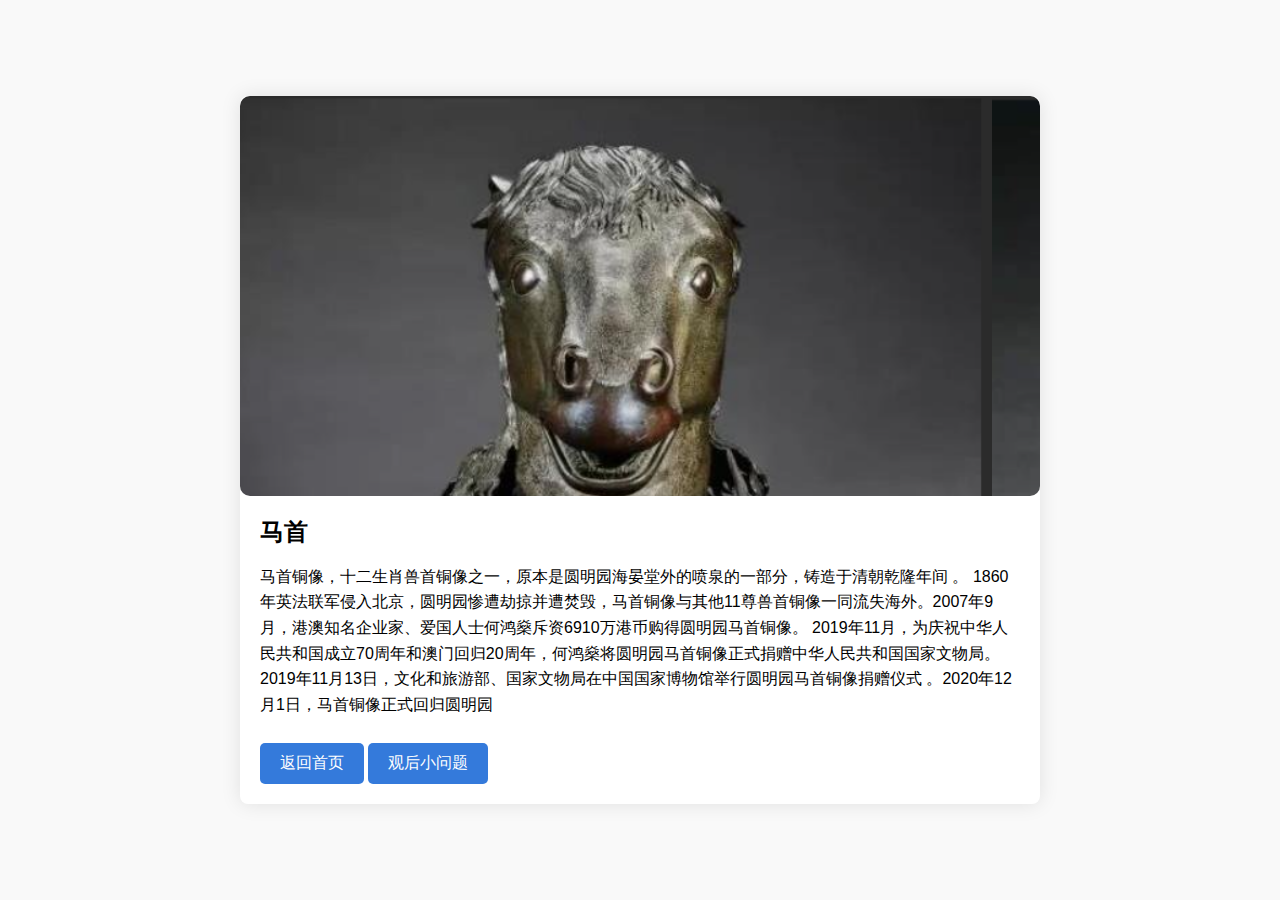
<file: index.html>
<!DOCTYPE html>  
<html lang="zh">  
<head>  
    <meta charset="UTF-8">  
    <meta name="viewport" content="width=device-width, initial-scale=1.0">  
    <title>马首</title>  
    <style>  
        body {  
            font-family: Arial, sans-serif;  
            margin: 0;  
            padding: 0;  
            background-color: #f9f9f9;  
            display: flex;  
            justify-content: center;  
            align-items: center;  
            height: 100vh;  
        }  
        .container {  
            max-width: 800px;  
            background: #fff;  
            border-radius: 8px;  
            box-shadow: 0 0 20px rgba(0, 0, 0, 0.1);  
            overflow: hidden;  
        }  
        .slider {
            width: 800px;
            height: 400px;
            overflow: hidden;
            position: relative;
            border-radius: 10px;
            }

        .slider-wrapper {
            display: flex;
            width: 300%;
            animation: slide 25s infinite;
            }

        .slider-wrapper img {
            width: 100%;
            height: 100%;
            object-fit: cover;
            }

        @keyframes slide {
            0% {
                transform: translateX(0);
            }
            33.33% {
                transform: translateX(-100%);
            }
            66.66% {
                transform: translateX(-200%);
            }
            100% {
                transform: translateX(0);
            }
            } 
        .content {  
            padding: 20px;  
        }  
        h1 {  
            margin: 0;  
            font-size: 24px;  
        }  
        p {  
            line-height: 1.6;  
        }   
        .button {  
            display: inline-block;  
            padding: 10px 20px;  
            background-color: #347adb;  
            color: #fff;  
            text-decoration: none;  
            border-radius: 5px;  
            margin-top: 10px;  
            transition: background-color 0.3s;  
        }  
        .button:hover {  
            background-color: #2980b9;  
        }  
    </style>  
</head>   
<body>  
    <div class="container">  
        <div class="slider">
            <div class="slider-wrapper">
              <img src="马首1.png" alt="Image 1">
              <img src="马首2.png" alt="Image 2">
              <img src="马首3.png" alt="Image 3">
            </div>
        </div>  
        <div class="content">  
            <h1>马首</h1>  
            <p>马首铜像，十二生肖兽首铜像之一，原本是圆明园海晏堂外的喷泉的一部分，铸造于清朝乾隆年间 。
                1860年英法联军侵入北京，圆明园惨遭劫掠并遭焚毁，马首铜像与其他11尊兽首铜像一同流失海外。2007年9月，港澳知名企业家、爱国人士何鸿燊斥资6910万港币购得圆明园马首铜像。 2019年11月，为庆祝中华人民共和国成立70周年和澳门回归20周年，何鸿燊将圆明园马首铜像正式捐赠中华人民共和国国家文物局。 
                2019年11月13日，文化和旅游部、国家文物局在中国国家博物馆举行圆明园马首铜像捐赠仪式 。2020年12月1日，马首铜像正式回归圆明园</p>   
            <a href="#" class="button">返回首页</a>
            <a href="index1.html" class="button">观后小问题</a> 
        </div>  
    </div>  
</body>  
</html>
</file>
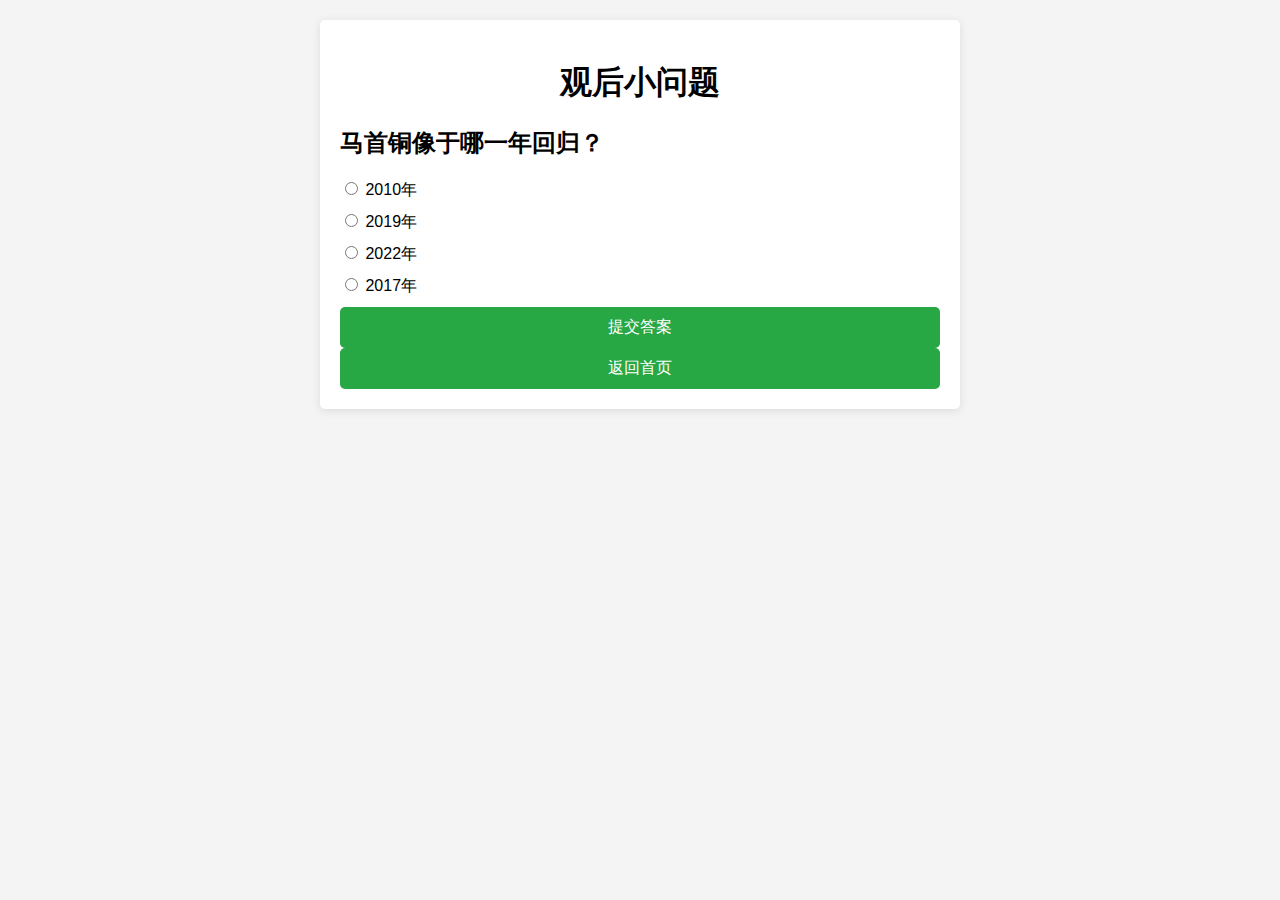
<file: index1.html>
<!DOCTYPE html>  
<html lang="zh">  
<head>  
    <meta charset="UTF-8">  
    <meta name="viewport" content="width=device-width, initial-scale=1.0">  
    <title>答题界面</title>  
    <link rel="stylesheet" href="body.css">  
</head>  
<body>  
    <div class="container">  
        <h1>观后小问题</h1>  
        <div id="question-container">  
            <h2 id="question"></h2>  
            <div id="options"></div>  
        </div>  
        <button id="submit-btn" onclick="submitAnswer()">提交答案</button>
        <button onclick="window.location.href='index.html';">返回首页</button>
        <div id="result">
        </div>  
    </div>  
    <script src="question.js"></script>  
</body>  
</html>
</file>
<file: body.css>
body {  
    font-family: Arial, sans-serif;  
    background-color: #f4f4f4;  
    margin: 0;  
    padding: 20px;  
}  

.container {  
    max-width: 600px;  
    margin: auto;  
    background: white;  
    padding: 20px;  
    border-radius: 5px;  
    box-shadow: 0 2px 10px rgba(0, 0, 0, 0.1);  
}  

h1 {  
    text-align: center;  
}  

button {  
    display: block;  
    width: 100%;  
    padding: 10px;  
    font-size: 16px;  
    background-color: #28a745;  
    color: white;  
    border: none;  
    border-radius: 5px;  
    cursor: pointer;  
}  

button:hover {  
    background-color: #218838;  
}  

return_button{
    display: block;  
    width: 100%;  
    padding: 10px;  
    font-size: 16px;  
    background-color: #28a745;
    text-decoration: center;  
    color: white;  
    border: none;  
    border-radius: 5px;  
    cursor: pointer; 
}
.option {  
    margin: 10px 0;  
}
</file>
